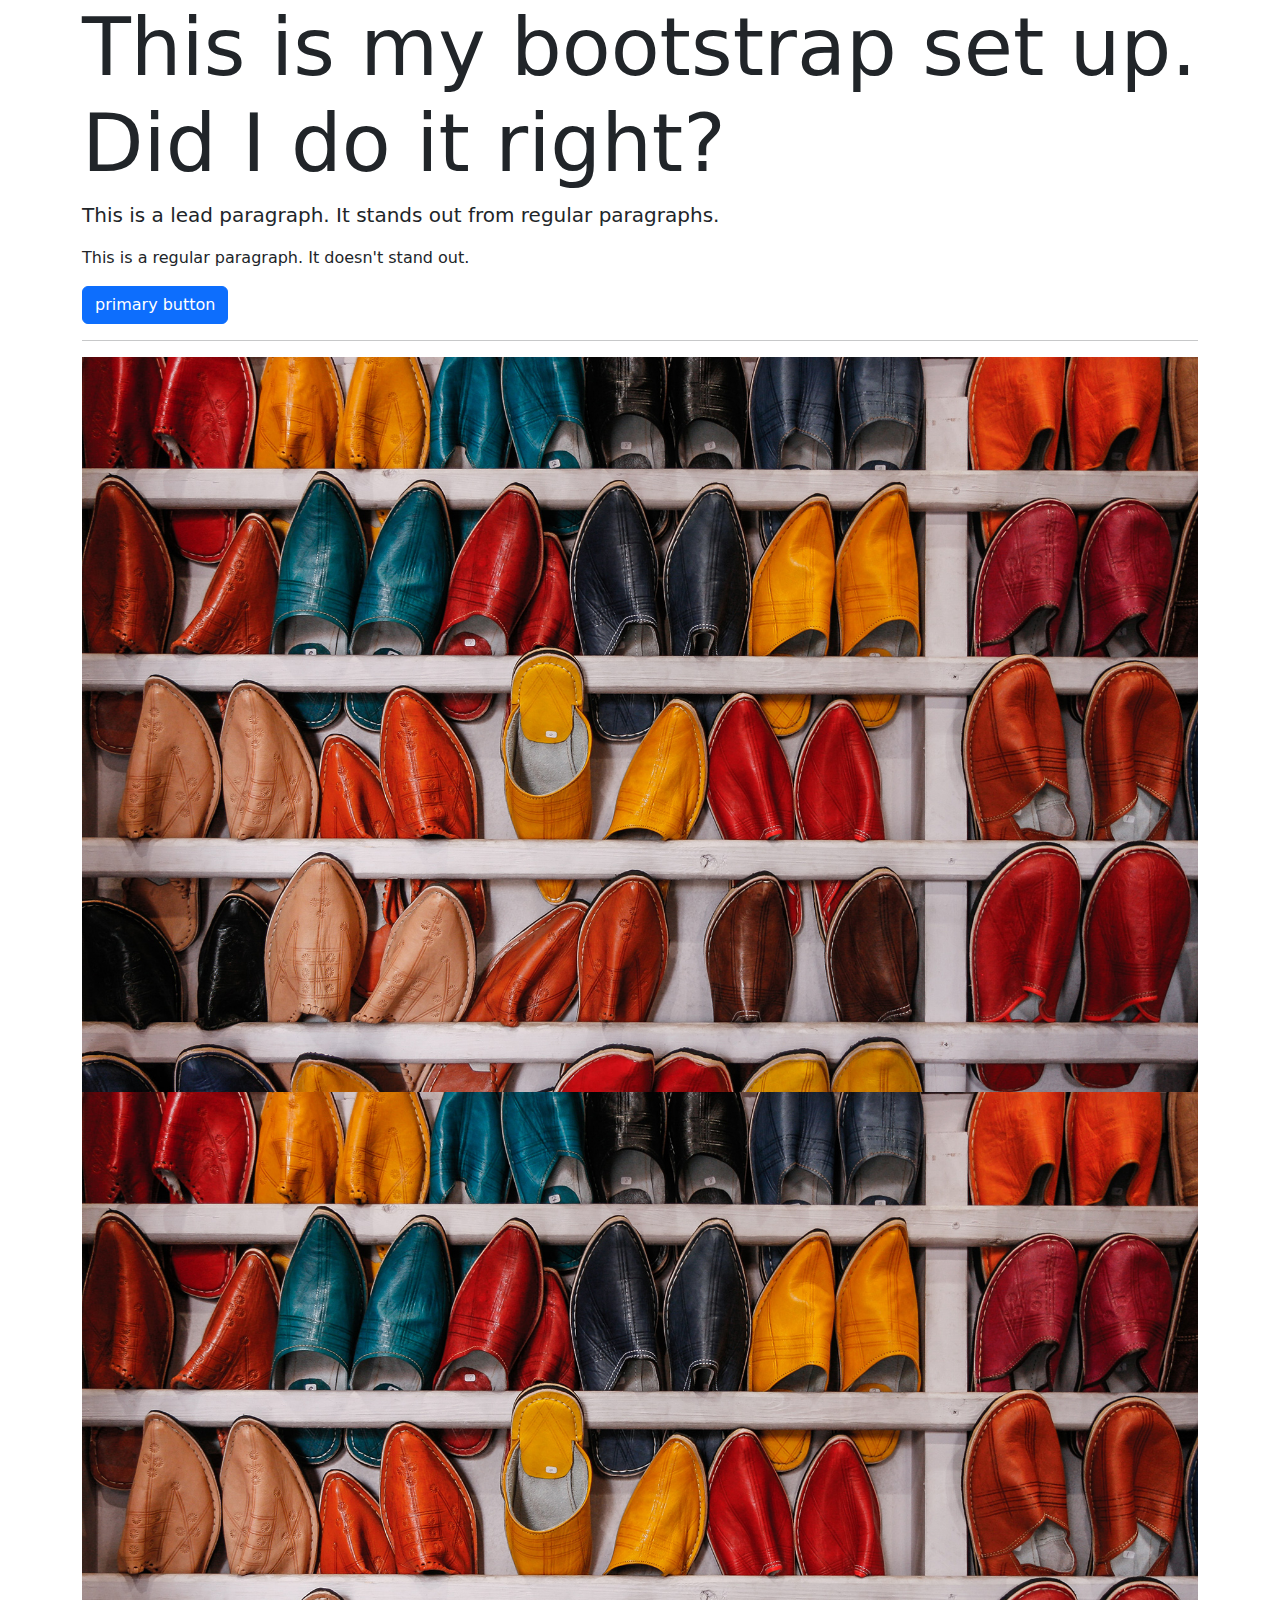
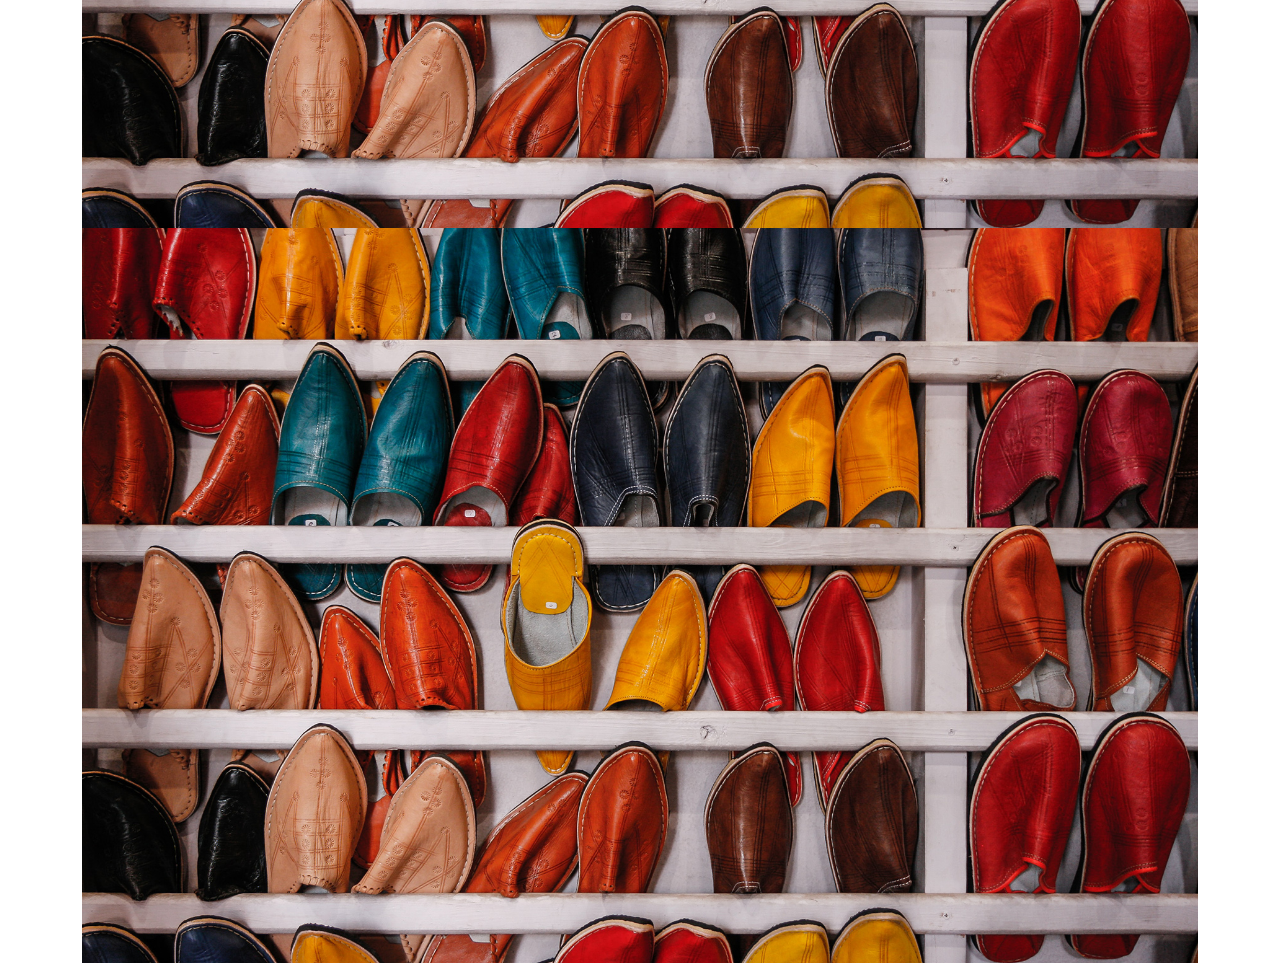
<file: worksheet1/index.html>
<!DOCTYPE html>
<html lang="en">

<head>
    <meta charset="UTF-8">
    <meta http-equiv="X-UA-Compatible" content="IE=edge">
    <meta name="viewport" content="width=device-width, initial-scale=1.0">
    <link rel="stylesheet" href="css/bootstrap.min.css">
    



    <title>I AM SETTING UP BOOTSTRAP. HUZZAH!</title>



</head>

    <body>

        <div class="container">
            <h1 class="display-1">This is my bootstrap set up. Did I do it right?</h1>

            <p class="lead">
                This is a lead paragraph. It stands out from regular paragraphs.
            </p>

            <p>
                This is a regular paragraph. It doesn't stand out.
            </p>

            <button type="button" class="btn btn-primary">primary button</button>

            <hr>

            <img src="images/shoes.jpg" class="img-fluid" alt="...">

            <img src="images/shoes.jpg" class="img-fluid" alt="...">

            <img src="images/shoes.jpg" class="img-fluid" alt="...">


        </div>

      <script src="js/bootstrap.min.js"></script>

    </body>

</html>
</file>
